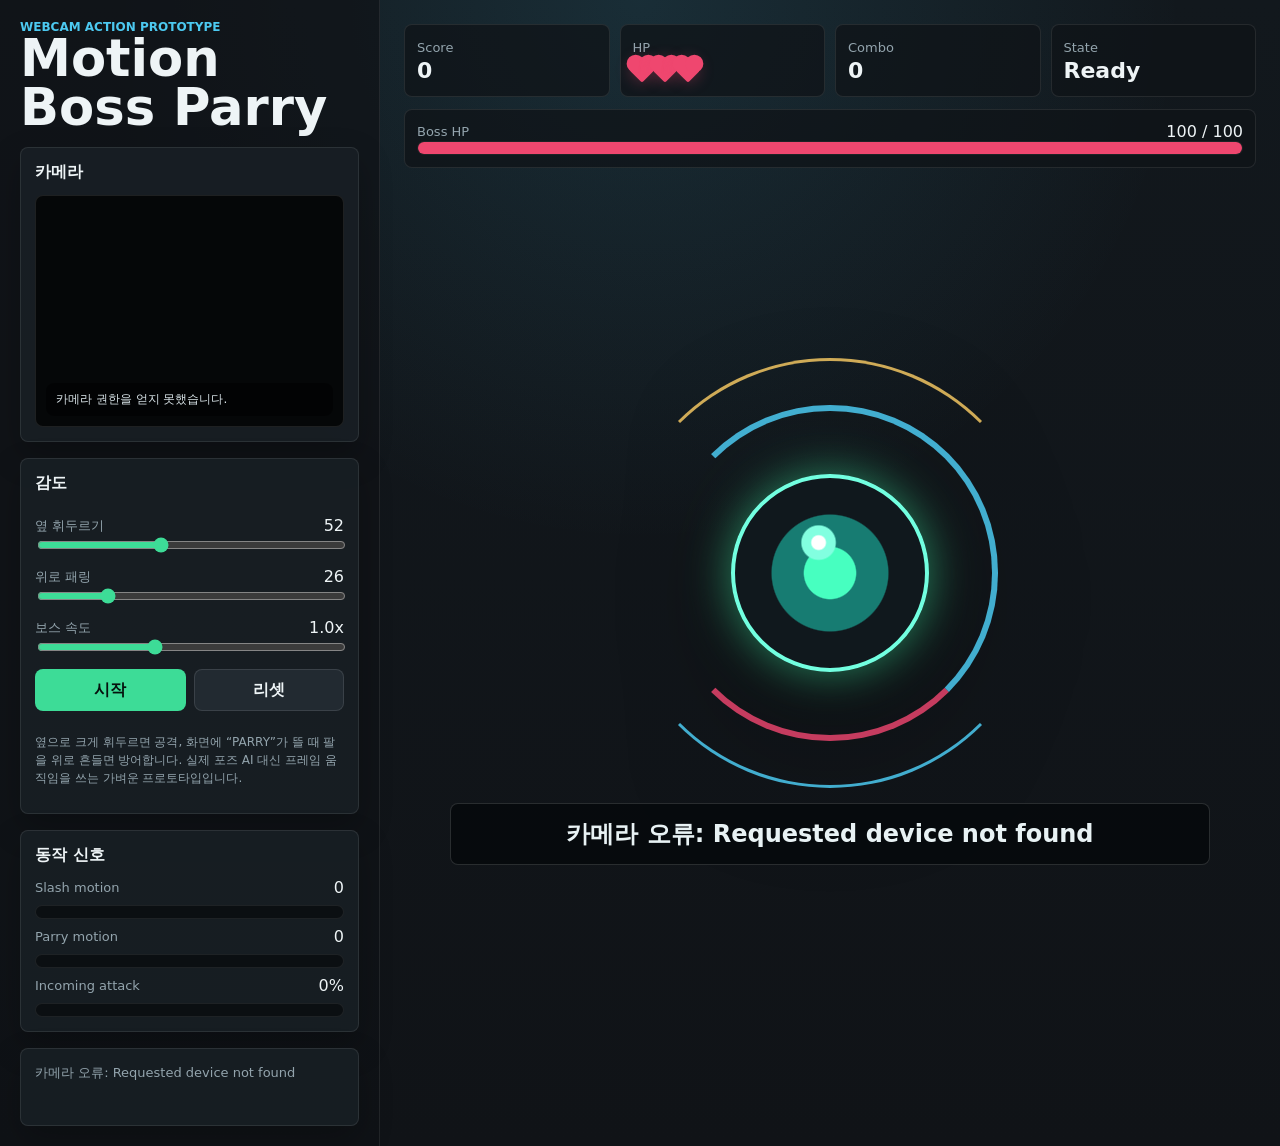
<file: games/boss/index.html>
<!doctype html>
<html lang="ko">
<head>
  <meta charset="utf-8">
  <meta name="viewport" content="width=device-width, initial-scale=1">
  <title>보스 패링</title>
  <script src="../../hub-sdk.js"></script>
  <style>
    :root {
      color-scheme: dark;
      --bg: #101317;
      --panel: #191f25;
      --panel-2: #222a31;
      --line: #34404a;
      --text: #eef4f6;
      --muted: #93a4ad;
      --accent: #3ddc97;
      --warn: #ffd166;
      --danger: #ef476f;
      --blue: #4cc9f0;
    }

    * {
      box-sizing: border-box;
    }

    body {
      margin: 0;
      min-height: 100vh;
      background:
        radial-gradient(circle at 50% 0%, rgba(76, 201, 240, 0.12), transparent 34rem),
        linear-gradient(180deg, #12181d, var(--bg));
      color: var(--text);
      font-family: Inter, Pretendard, "Segoe UI", system-ui, sans-serif;
      letter-spacing: 0;
    }

    button,
    input {
      font: inherit;
    }

    .app {
      display: grid;
      grid-template-columns: minmax(280px, 380px) minmax(420px, 1fr);
      min-height: 100vh;
    }

    .side {
      display: flex;
      flex-direction: column;
      gap: 16px;
      padding: 20px;
      background: rgba(16, 19, 23, 0.72);
      border-right: 1px solid rgba(255, 255, 255, 0.08);
    }

    .stage {
      position: relative;
      overflow: hidden;
      min-height: 100vh;
      padding: 24px;
    }

    .stage.parry-ready {
      box-shadow: inset 0 0 0 8px rgba(76, 201, 240, 0.8);
    }

    h1 {
      margin: 0;
      font-size: clamp(30px, 4vw, 58px);
      line-height: 0.95;
      max-width: 12ch;
    }

    h2 {
      margin: 0 0 12px;
      font-size: 16px;
    }

    .eyebrow {
      color: var(--blue);
      font-size: 12px;
      font-weight: 800;
      text-transform: uppercase;
    }

    .card {
      padding: 14px;
      border: 1px solid rgba(255, 255, 255, 0.09);
      border-radius: 8px;
      background: rgba(25, 31, 37, 0.88);
      box-shadow: 0 14px 34px rgba(0, 0, 0, 0.22);
    }

    .controls {
      display: grid;
      gap: 10px;
    }

    .row {
      display: grid;
      grid-template-columns: 1fr auto;
      align-items: center;
      gap: 12px;
    }

    .label {
      color: var(--muted);
      font-size: 13px;
    }

    .value {
      min-width: 4.5rem;
      color: var(--text);
      font-variant-numeric: tabular-nums;
      text-align: right;
    }

    input[type="range"] {
      width: 100%;
      accent-color: var(--accent);
    }

    .btns {
      display: grid;
      grid-template-columns: 1fr 1fr;
      gap: 8px;
    }

    .btn {
      min-height: 42px;
      border: 1px solid rgba(255, 255, 255, 0.11);
      border-radius: 8px;
      background: var(--panel-2);
      color: var(--text);
      cursor: pointer;
      font-weight: 800;
    }

    .btn.primary {
      background: var(--accent);
      color: #06120d;
      border-color: transparent;
    }

    .btn:disabled {
      cursor: not-allowed;
      opacity: 0.55;
    }

    .camera-wrap {
      position: relative;
      aspect-ratio: 4 / 3;
      overflow: hidden;
      border-radius: 8px;
      background: #050708;
      border: 1px solid rgba(255, 255, 255, 0.1);
    }

    video,
    #motionCanvas {
      position: absolute;
      inset: 0;
      width: 100%;
      height: 100%;
      object-fit: cover;
      transform: scaleX(-1);
    }

    #motionCanvas {
      opacity: 0.72;
    }

    .camera-hint {
      position: absolute;
      left: 10px;
      right: 10px;
      bottom: 10px;
      padding: 8px 10px;
      border-radius: 8px;
      background: rgba(0, 0, 0, 0.52);
      color: #d8e3e7;
      font-size: 12px;
    }

    .meter {
      display: grid;
      gap: 8px;
    }

    .bar {
      position: relative;
      height: 14px;
      overflow: hidden;
      border-radius: 999px;
      background: #0b0f12;
      border: 1px solid rgba(255, 255, 255, 0.08);
    }

    .fill {
      width: 0%;
      height: 100%;
      background: var(--accent);
      transition: width 90ms linear;
    }

    .fill.parry {
      background: var(--blue);
    }

    .fill.danger {
      background: var(--danger);
    }

    .arena {
      position: absolute;
      inset: 0;
      display: grid;
      place-items: center;
      pointer-events: none;
    }

    .boss {
      position: relative;
      width: min(44vw, 430px);
      aspect-ratio: 1;
      display: grid;
      place-items: center;
      filter: drop-shadow(0 26px 52px rgba(0, 0, 0, 0.42));
    }

    .boss-core {
      position: absolute;
      width: 46%;
      aspect-ratio: 1;
      border-radius: 50%;
      background:
        radial-gradient(circle at 44% 34%, #fff 0 4%, #82ffe0 5% 10%, transparent 11%),
        radial-gradient(circle at center, #47ffc0 0 19%, #177c72 20% 43%, #10181d 44% 100%);
      border: 4px solid #72ffe0;
      box-shadow: 0 0 46px rgba(61, 220, 151, 0.58);
      animation: float 2.8s ease-in-out infinite;
    }

    .boss-ring {
      position: absolute;
      width: 78%;
      aspect-ratio: 1;
      border: 6px solid rgba(76, 201, 240, 0.85);
      border-left-color: transparent;
      border-bottom-color: rgba(239, 71, 111, 0.82);
      border-radius: 50%;
      animation: spin 5s linear infinite;
    }

    .boss-ring.outer {
      width: 100%;
      border-width: 3px;
      border-color: rgba(255, 209, 102, 0.8) transparent rgba(76, 201, 240, 0.85);
      animation-duration: 8s;
      animation-direction: reverse;
    }

    .boss.attacking .boss-core {
      border-color: var(--danger);
      box-shadow: 0 0 68px rgba(239, 71, 111, 0.9);
    }

    .boss.parry-ready .boss-core {
      border-color: #eaffff;
      box-shadow: 0 0 86px rgba(76, 201, 240, 0.95);
      animation: float 2.8s ease-in-out infinite, parryPulse 560ms ease-in-out infinite;
    }

    .boss.parry-ready .boss-ring {
      border-color: #eaffff var(--blue) #eaffff var(--blue);
      animation-duration: 900ms;
    }

    .slash {
      position: absolute;
      width: 58vw;
      max-width: 720px;
      height: 8px;
      border-radius: 999px;
      background: linear-gradient(90deg, transparent, #fff, var(--accent), transparent);
      opacity: 0;
      transform: rotate(-9deg) scaleX(0.5);
    }

    .slash.show {
      animation: slash 260ms ease-out;
    }

    .shield {
      position: absolute;
      width: min(46vw, 450px);
      aspect-ratio: 1;
      border: 6px solid rgba(76, 201, 240, 0.88);
      border-radius: 50%;
      opacity: 0;
      transform: scale(0.75);
      box-shadow: inset 0 0 42px rgba(76, 201, 240, 0.32), 0 0 46px rgba(76, 201, 240, 0.35);
    }

    .shield.show {
      animation: shield 380ms ease-out;
    }

    .parry-beacon {
      position: absolute;
      width: min(58vw, 560px);
      aspect-ratio: 1;
      border-radius: 50%;
      opacity: 0;
      transform: scale(0.68);
      border: 5px solid rgba(76, 201, 240, 0.88);
      box-shadow: 0 0 70px rgba(76, 201, 240, 0.46), inset 0 0 42px rgba(76, 201, 240, 0.22);
    }

    .stage.parry-ready .parry-beacon {
      opacity: 1;
      animation: beacon 620ms ease-in-out infinite;
    }

    .hud {
      position: relative;
      z-index: 2;
      display: grid;
      grid-template-columns: repeat(4, minmax(0, 1fr));
      gap: 10px;
      max-width: 920px;
    }

    .stat {
      padding: 12px;
      border-radius: 8px;
      background: rgba(16, 19, 23, 0.74);
      border: 1px solid rgba(255, 255, 255, 0.09);
    }

    .stat b {
      display: block;
      margin-top: 2px;
      font-size: 22px;
      font-variant-numeric: tabular-nums;
    }

    .boss-health {
      position: relative;
      z-index: 2;
      max-width: 920px;
      margin-top: 12px;
      padding: 12px;
      border-radius: 8px;
      background: rgba(16, 19, 23, 0.74);
      border: 1px solid rgba(255, 255, 255, 0.09);
    }

    .signal {
      position: absolute;
      z-index: 5;
      left: 50%;
      top: 15%;
      width: min(72vw, 720px);
      translate: -50% 0;
      padding: 16px 20px;
      border-radius: 8px;
      border: 1px solid rgba(255, 255, 255, 0.12);
      background: rgba(8, 11, 13, 0.82);
      text-align: center;
      font-size: clamp(24px, 5vw, 64px);
      font-weight: 900;
      opacity: 0;
      transform: translateY(-10px);
      transition: opacity 160ms ease, transform 160ms ease;
    }

    .signal.on {
      opacity: 1;
      transform: translateY(0);
    }

    .signal.parry {
      color: #061215;
      background: #86f7ff;
      border-color: #eaffff;
      box-shadow: 0 0 54px rgba(76, 201, 240, 0.72);
      animation: parrySignal 520ms ease-in-out infinite;
    }

    .signal.danger {
      color: var(--danger);
      box-shadow: 0 0 40px rgba(239, 71, 111, 0.28);
    }

    .log {
      min-height: 78px;
      color: var(--muted);
      line-height: 1.5;
      font-size: 13px;
    }

    .stage-message {
      position: absolute;
      z-index: 4;
      left: 50%;
      top: calc(50% + min(24vw, 230px));
      width: min(78vw, 760px);
      translate: -50% 0;
      padding: 14px 18px;
      border-radius: 8px;
      background: rgba(6, 9, 11, 0.82);
      border: 1px solid rgba(255, 255, 255, 0.14);
      color: #e8f2f4;
      text-align: center;
      font-size: clamp(16px, 2.2vw, 24px);
      font-weight: 800;
      line-height: 1.35;
      pointer-events: none;
    }

    .hearts {
      display: flex;
      gap: 5px;
      min-height: 28px;
      align-items: center;
    }

    .heart {
      position: relative;
      width: 18px;
      height: 18px;
      transform: rotate(45deg);
      background: var(--danger);
      border-radius: 4px 4px 2px 2px;
      box-shadow: 0 0 16px rgba(239, 71, 111, 0.42);
    }

    .heart::before,
    .heart::after {
      content: "";
      position: absolute;
      width: 18px;
      height: 18px;
      border-radius: 50%;
      background: inherit;
    }

    .heart::before {
      left: -9px;
    }

    .heart::after {
      top: -9px;
    }

    .heart.empty {
      background: #39434b;
      box-shadow: none;
    }

    .small {
      color: var(--muted);
      font-size: 12px;
      line-height: 1.5;
    }

    @keyframes spin {
      to {
        rotate: 360deg;
      }
    }

    @keyframes float {
      50% {
        translate: 0 -12px;
      }
    }

    @keyframes slash {
      0% {
        opacity: 0;
        transform: rotate(-9deg) scaleX(0.25);
      }
      38% {
        opacity: 1;
      }
      100% {
        opacity: 0;
        transform: rotate(-9deg) scaleX(1.05);
      }
    }

    @keyframes shield {
      0% {
        opacity: 0;
        transform: scale(0.7);
      }
      35% {
        opacity: 1;
      }
      100% {
        opacity: 0;
        transform: scale(1.1);
      }
    }

    @keyframes parryPulse {
      50% {
        transform: scale(1.08);
      }
    }

    @keyframes beacon {
      50% {
        opacity: 0.36;
        transform: scale(1.08);
      }
    }

    @keyframes parrySignal {
      50% {
        transform: translateY(0) scale(1.04);
      }
    }

    @media (max-width: 860px) {
      .app {
        grid-template-columns: 1fr;
      }

      .side {
        border-right: 0;
        border-bottom: 1px solid rgba(255, 255, 255, 0.08);
      }

      .stage {
        min-height: 66vh;
      }

      .hud {
        grid-template-columns: repeat(2, minmax(0, 1fr));
      }

      .boss {
        width: min(72vw, 390px);
      }

      .stage-message {
        top: calc(50% + min(38vw, 210px));
      }
    }
  </style>
</head>
<body>
  <main class="app">
    <aside class="side">
      <div>
        <div class="eyebrow">Webcam Action Prototype</div>
        <h1>Motion Boss Parry</h1>
      </div>

      <section class="card">
        <h2>카메라</h2>
        <div class="camera-wrap">
          <video id="video" playsinline muted></video>
          <canvas id="motionCanvas"></canvas>
          <div class="camera-hint" id="cameraHint">시작을 누르면 웹캠 권한을 요청합니다.</div>
        </div>
      </section>

      <section class="card controls">
        <h2>감도</h2>
        <div>
          <div class="row">
            <span class="label">옆 휘두르기</span>
            <span class="value" id="slashSenseValue">34</span>
          </div>
          <input id="slashSense" type="range" min="24" max="95" value="52">
        </div>
        <div>
          <div class="row">
            <span class="label">위로 패링</span>
            <span class="value" id="parrySenseValue">26</span>
          </div>
          <input id="parrySense" type="range" min="14" max="70" value="26">
        </div>
        <div>
          <div class="row">
            <span class="label">보스 속도</span>
            <span class="value" id="speedValue">1.0x</span>
          </div>
          <input id="speed" type="range" min="70" max="150" value="100">
        </div>
        <div class="btns">
          <button class="btn primary" id="startBtn">시작</button>
          <button class="btn" id="resetBtn">리셋</button>
        </div>
        <p class="small">옆으로 크게 휘두르면 공격, 화면에 “PARRY”가 뜰 때 팔을 위로 흔들면 방어합니다. 실제 포즈 AI 대신 프레임 움직임을 쓰는 가벼운 프로토타입입니다.</p>
      </section>

      <section class="card">
        <h2>동작 신호</h2>
        <div class="meter">
          <div class="row"><span class="label">Slash motion</span><span class="value" id="slashValue">0</span></div>
          <div class="bar"><div class="fill" id="slashFill"></div></div>
          <div class="row"><span class="label">Parry motion</span><span class="value" id="parryValue">0</span></div>
          <div class="bar"><div class="fill parry" id="parryFill"></div></div>
          <div class="row"><span class="label">Incoming attack</span><span class="value" id="attackValue">0%</span></div>
          <div class="bar"><div class="fill danger" id="attackFill"></div></div>
        </div>
      </section>

      <section class="card log" id="log">대기 중입니다. 카메라 앞에서 상반신과 양팔이 보이게 서 주세요.</section>
    </aside>

    <section class="stage" id="stage">
      <div class="hud">
        <div class="stat"><span class="label">Score</span><b id="score">0</b></div>
        <div class="stat"><span class="label">HP</span><div class="hearts" id="playerHp"></div></div>
        <div class="stat"><span class="label">Combo</span><b id="combo">0</b></div>
        <div class="stat"><span class="label">State</span><b id="state">Ready</b></div>
      </div>

      <div class="boss-health">
        <div class="row"><span class="label">Boss HP</span><span class="value" id="bossHpText">100 / 100</span></div>
        <div class="bar"><div class="fill danger" id="bossHpFill" style="width: 100%"></div></div>
      </div>

      <div class="signal" id="signal">PARRY</div>
      <div class="arena">
        <div class="slash" id="slashFx"></div>
        <div class="shield" id="shieldFx"></div>
        <div class="parry-beacon" id="parryBeacon"></div>
        <div class="boss" id="boss">
          <div class="boss-ring outer"></div>
          <div class="boss-ring"></div>
          <div class="boss-core"></div>
        </div>
      </div>
      <div class="stage-message" id="stageMessage">시작을 누르고 카메라 앞에서 준비하세요.</div>
    </section>
  </main>

  <script>
    const video = document.getElementById("video");
    const motionCanvas = document.getElementById("motionCanvas");
    const ctx = motionCanvas.getContext("2d", { willReadFrequently: true });
    const startBtn = document.getElementById("startBtn");
    const resetBtn = document.getElementById("resetBtn");
    const cameraHint = document.getElementById("cameraHint");
    const logBox = document.getElementById("log");
    const slashSense = document.getElementById("slashSense");
    const parrySense = document.getElementById("parrySense");
    const speed = document.getElementById("speed");

    const ui = {
      slashSenseValue: document.getElementById("slashSenseValue"),
      parrySenseValue: document.getElementById("parrySenseValue"),
      speedValue: document.getElementById("speedValue"),
      slashValue: document.getElementById("slashValue"),
      parryValue: document.getElementById("parryValue"),
      attackValue: document.getElementById("attackValue"),
      slashFill: document.getElementById("slashFill"),
      parryFill: document.getElementById("parryFill"),
      attackFill: document.getElementById("attackFill"),
      score: document.getElementById("score"),
      playerHp: document.getElementById("playerHp"),
      combo: document.getElementById("combo"),
      state: document.getElementById("state"),
      bossHpText: document.getElementById("bossHpText"),
      bossHpFill: document.getElementById("bossHpFill"),
      stage: document.getElementById("stage"),
      stageMessage: document.getElementById("stageMessage"),
      signal: document.getElementById("signal"),
      boss: document.getElementById("boss"),
      slashFx: document.getElementById("slashFx"),
      shieldFx: document.getElementById("shieldFx")
    };

    const detector = {
      width: 160,
      height: 120,
      previous: null,
      history: [],
      slashScore: 0,
      parryScore: 0,
      lastSlashAt: 0,
      lastParryAt: 0,
      slashStreak: 0,
      parryStreak: 0,
      slashArmed: true,
      parryArmed: true
    };

    const game = {
      running: false,
      score: 0,
      combo: 0,
      hp: 3,
      maxHp: 3,
      bossHp: 100,
      maxBossHp: 100,
      attackStartedAt: 0,
      attackDuration: 2600,
      nextAttackAt: 0,
      parryWindowStart: 0,
      parryWindowEnd: 0,
      attackResolved: false,
      finished: false
    };

    function clamp(value, min, max) {
      return Math.max(min, Math.min(max, value));
    }

    function now() {
      return performance.now();
    }

    function setLog(text) {
      logBox.textContent = text;
      ui.stageMessage.textContent = text;
    }

    function updateRangeLabels() {
      ui.slashSenseValue.textContent = slashSense.value;
      ui.parrySenseValue.textContent = parrySense.value;
      ui.speedValue.textContent = `${(Number(speed.value) / 100).toFixed(1)}x`;
    }

    function resetGame() {
      Object.assign(game, {
        running: false,
        score: 0,
        combo: 0,
        hp: 3,
        maxHp: 3,
        bossHp: 100,
        attackStartedAt: 0,
        nextAttackAt: now() + 1800,
        parryWindowStart: 0,
        parryWindowEnd: 0,
        attackResolved: false,
        finished: false
      });
      detector.lastSlashAt = 0;
      detector.lastParryAt = 0;
      detector.slashStreak = 0;
      detector.parryStreak = 0;
      detector.slashArmed = true;
      detector.parryArmed = true;
      ui.signal.className = "signal";
      ui.stage.classList.remove("parry-ready");
      ui.boss.classList.remove("attacking", "parry-ready");
      startBtn.textContent = "시작";
      renderHud();
      setLog("리셋되었습니다. 시작을 누르고 보스의 공격 신호를 기다리세요.");
    }

    function renderHud() {
      ui.score.textContent = game.score;
      ui.playerHp.innerHTML = "";
      for (let i = 0; i < game.maxHp; i += 1) {
        const heart = document.createElement("span");
        heart.className = `heart${i >= game.hp ? " empty" : ""}`;
        ui.playerHp.appendChild(heart);
      }
      ui.combo.textContent = game.combo;
      ui.state.textContent = game.finished ? (game.bossHp <= 0 ? "Clear" : "Down") : (game.running ? "Fight" : "Ready");
      ui.bossHpText.textContent = `${Math.max(0, game.bossHp)} / ${game.maxBossHp}`;
      ui.bossHpFill.style.width = `${clamp(game.bossHp / game.maxBossHp, 0, 1) * 100}%`;
    }

    function flash(element, className) {
      element.classList.remove(className);
      void element.offsetWidth;
      element.classList.add(className);
    }

    function doSlash() {
      if (!game.running || game.finished) return;
      if (now() - detector.lastSlashAt < 520) return;
      detector.lastSlashAt = now();
      const damage = game.attackStartedAt ? 4 : 7;
      game.bossHp = Math.max(0, game.bossHp - damage);
      game.combo += 1;
      game.score += 100 + game.combo * 8;
      flash(ui.slashFx, "show");
      setLog(`공격 성공: 보스에게 ${damage} 데미지. 패링 대기 중에는 공격력이 조금 줄어듭니다.`);
      if (game.bossHp <= 0) {
        game.finished = true;
        game.running = false;
        game.attackStartedAt = 0;
        ui.signal.className = "signal";
        ui.stage.classList.remove("parry-ready");
        ui.boss.classList.remove("attacking", "parry-ready");
        setLog("클리어! 보스를 쓰러뜨렸습니다.");
      }
      renderHud();
    }

    function doParry() {
      if (!game.running || game.finished) return;
      if (now() - detector.lastParryAt < 620) return;
      detector.lastParryAt = now();

      const t = now();
      if (t >= game.parryWindowStart && t <= game.parryWindowEnd && !game.attackResolved) {
        game.attackResolved = true;
        game.attackStartedAt = 0;
        game.nextAttackAt = t + 1600 + Math.random() * 1200;
        game.combo += 2;
        game.score += 260 + game.combo * 12;
        ui.signal.className = "signal";
        ui.stage.classList.remove("parry-ready");
        ui.boss.classList.remove("attacking", "parry-ready");
        flash(ui.shieldFx, "show");
        setLog("패링 성공! 보스 공격을 막고 반격 기회를 만들었습니다.");
      } else {
        game.combo = 0;
        setLog("패링 타이밍이 아닙니다. PARRY 신호가 뜬 순간 위로 흔드세요.");
      }
      renderHud();
    }

    function startAttack(t) {
      const speedRatio = Number(speed.value) / 100;
      game.attackDuration = Math.round(2600 / speedRatio);
      game.attackStartedAt = t;
      game.parryWindowStart = t + game.attackDuration * 0.54;
      game.parryWindowEnd = t + game.attackDuration * 0.82;
      game.attackResolved = false;
      ui.boss.classList.add("attacking");
      ui.stage.classList.remove("parry-ready");
      ui.boss.classList.remove("parry-ready");
      ui.signal.textContent = "WATCH";
      ui.signal.className = "signal danger on";
      setLog("보스가 공격을 준비합니다. 곧 PARRY 신호가 뜹니다.");
    }

    function resolveAttack(t) {
      if (!game.attackStartedAt || game.attackResolved) return;
      if (t < game.attackStartedAt + game.attackDuration) return;
      game.attackResolved = true;
      game.attackStartedAt = 0;
      game.nextAttackAt = t + 1900 + Math.random() * 1300;
      game.hp -= 1;
      game.combo = 0;
      ui.signal.className = "signal";
      ui.stage.classList.remove("parry-ready");
      ui.boss.classList.remove("attacking", "parry-ready");
      setLog("피격! 패링 타이밍을 놓쳤습니다.");
      if (game.hp <= 0) {
        game.finished = true;
        game.running = false;
        setLog("게임 오버. 리셋 후 다시 도전하세요.");
      }
      renderHud();
    }

    function updateAttack(t) {
      if (!game.running || game.finished) return;
      if (!game.attackStartedAt && t >= game.nextAttackAt) startAttack(t);

      if (game.attackStartedAt) {
        const progress = clamp((t - game.attackStartedAt) / game.attackDuration, 0, 1);
        ui.attackValue.textContent = `${Math.round(progress * 100)}%`;
        ui.attackFill.style.width = `${progress * 100}%`;

        if (t >= game.parryWindowStart && t <= game.parryWindowEnd) {
          ui.signal.textContent = "PARRY";
          ui.signal.className = "signal parry on";
          ui.stage.classList.add("parry-ready");
          ui.boss.classList.add("parry-ready");
        } else if (t < game.parryWindowStart) {
          ui.signal.textContent = "WATCH";
          ui.signal.className = "signal danger on";
          ui.stage.classList.remove("parry-ready");
          ui.boss.classList.remove("parry-ready");
        } else {
          ui.signal.textContent = "IMPACT";
          ui.signal.className = "signal danger on";
          ui.stage.classList.remove("parry-ready");
          ui.boss.classList.remove("parry-ready");
        }
        resolveAttack(t);
      } else {
        ui.attackValue.textContent = "0%";
        ui.attackFill.style.width = "0%";
      }
    }

    function sampleMotion() {
      if (video.readyState < 2) return;
      const w = detector.width;
      const h = detector.height;
      if (motionCanvas.width !== w || motionCanvas.height !== h) {
        motionCanvas.width = w;
        motionCanvas.height = h;
      }

      ctx.save();
      ctx.scale(-1, 1);
      ctx.drawImage(video, -w, 0, w, h);
      ctx.restore();

      const frame = ctx.getImageData(0, 0, w, h);
      const data = frame.data;
      if (!detector.previous) {
        detector.previous = new Uint8ClampedArray(data);
        return;
      }

      let count = 0;
      let sumX = 0;
      let sumY = 0;
      let upperCount = 0;
      let sideCount = 0;
      let leftCount = 0;
      let rightCount = 0;
      let minX = w;
      let maxX = 0;
      let minY = h;
      let maxY = 0;
      const overlay = ctx.createImageData(w, h);

      for (let y = 10; y < h - 6; y += 2) {
        for (let x = 6; x < w - 6; x += 2) {
          const i = (y * w + x) * 4;
          const dr = Math.abs(data[i] - detector.previous[i]);
          const dg = Math.abs(data[i + 1] - detector.previous[i + 1]);
          const db = Math.abs(data[i + 2] - detector.previous[i + 2]);
          const diff = (dr + dg + db) / 3;
          if (diff > 28) {
            count += 1;
            sumX += x;
            sumY += y;
            if (y < h * 0.48) upperCount += 1;
            if (x < w * 0.36 || x > w * 0.64) sideCount += 1;
            if (x < w * 0.42) leftCount += 1;
            if (x > w * 0.58) rightCount += 1;
            minX = Math.min(minX, x);
            maxX = Math.max(maxX, x);
            minY = Math.min(minY, y);
            maxY = Math.max(maxY, y);
            overlay.data[i] = 76;
            overlay.data[i + 1] = 201;
            overlay.data[i + 2] = 240;
            overlay.data[i + 3] = 175;
          }
        }
      }

      ctx.putImageData(overlay, 0, 0);
      detector.previous.set(data);

      if (count < 4) {
        detector.slashScore *= 0.82;
        detector.parryScore *= 0.82;
        detector.slashStreak = 0;
        detector.parryStreak = 0;
        detector.slashArmed = detector.slashScore < Number(slashSense.value) * 0.45;
        detector.parryArmed = detector.parryScore < Number(parrySense.value) * 0.45;
        return;
      }

      const center = { x: sumX / count, y: sumY / count, count, upperCount, sideCount, leftCount, rightCount, minX, maxX, minY, maxY };
      const last = detector.history[detector.history.length - 1] || center;
      detector.history.push(center);
      if (detector.history.length > 8) detector.history.shift();

      const dx = center.x - last.x;
      const dy = center.y - last.y;
      const motionAmount = Math.sqrt(dx * dx + dy * dy) * Math.min(count / 120, 1.8);
      const sideRatio = sideCount / count;
      const upperRatio = upperCount / count;
      const leftRatio = leftCount / count;
      const rightRatio = rightCount / count;
      const horizontalSpan = maxX - minX;
      const verticalSpan = maxY - minY;
      const recent = detector.history.slice(-5);
      const travelX = recent.length > 1
        ? Math.max(...recent.map((point) => point.x)) - Math.min(...recent.map((point) => point.x))
        : 0;
      const travelY = recent.length > 1
        ? Math.max(...recent.map((point) => point.y)) - Math.min(...recent.map((point) => point.y))
        : 0;

      const horizontalDominance = Math.abs(dx) > Math.abs(dy) * 1.55 && travelX > travelY * 1.35;
      const sideWeighted = sideRatio > 0.42 || leftRatio > 0.38 || rightRatio > 0.38;
      const wideEnough = horizontalSpan > w * 0.24 && horizontalSpan > verticalSpan * 0.72;
      const fastEnough = Math.abs(dx) > 2.4 || travelX > 8.5;
      const slashGesture = horizontalDominance && sideWeighted && wideEnough && fastEnough && count > 18;
      const lateral = slashGesture
        ? Math.abs(dx) * 5.4 + travelX * 2.1 + sideRatio * 18 + motionAmount * 0.45
        : Math.abs(dx) * 1.2 + sideRatio * 7;
      const upward = Math.max(0, -dy) * 5.4 + upperRatio * 18 + motionAmount * 0.3;
      detector.slashScore = detector.slashScore * 0.64 + lateral * 0.36;
      detector.parryScore = detector.parryScore * 0.58 + upward * 0.42;

      const slashThreshold = Number(slashSense.value);
      const parryThreshold = Number(parrySense.value);
      detector.slashStreak = slashGesture && detector.slashScore > slashThreshold ? detector.slashStreak + 1 : 0;
      detector.parryStreak = detector.parryScore > parryThreshold ? detector.parryStreak + 1 : 0;

      if (!detector.slashArmed && detector.slashScore < slashThreshold * 0.42) detector.slashArmed = true;
      if (!detector.parryArmed && detector.parryScore < parryThreshold * 0.42) detector.parryArmed = true;

      if (detector.slashArmed && detector.slashStreak >= 2) {
        detector.slashArmed = false;
        detector.slashStreak = 0;
        doSlash();
      }
      if (detector.parryArmed && detector.parryStreak >= 1) {
        detector.parryArmed = false;
        detector.parryStreak = 0;
        doParry();
      }
    }

    function renderMotionMeters() {
      const slashThreshold = Number(slashSense.value);
      const parryThreshold = Number(parrySense.value);
      const slashPercent = clamp(detector.slashScore / slashThreshold, 0, 1.35);
      const parryPercent = clamp(detector.parryScore / parryThreshold, 0, 1.35);
      ui.slashValue.textContent = Math.round(detector.slashScore);
      ui.parryValue.textContent = Math.round(detector.parryScore);
      ui.slashFill.style.width = `${Math.min(slashPercent, 1) * 100}%`;
      ui.parryFill.style.width = `${Math.min(parryPercent, 1) * 100}%`;
    }

    function loop() {
      sampleMotion();
      updateAttack(now());
      renderMotionMeters();
      requestAnimationFrame(loop);
    }

    async function ensureCamera() {
      if (video.srcObject) return true;
      try {
        const stream = await navigator.mediaDevices.getUserMedia({
          video: {
            width: { ideal: 960 },
            height: { ideal: 720 },
            facingMode: "user"
          },
          audio: false
        });
        video.srcObject = stream;
        await video.play();
        cameraHint.textContent = "감지 중: 양팔이 화면에 보이게 서 주세요.";
        return true;
      } catch (error) {
        cameraHint.textContent = "카메라 권한을 얻지 못했습니다.";
        setLog(`카메라 오류: ${error.message}`);
        return false;
      }
    }

    async function startGame() {
      if (game.finished || game.hp <= 0 || game.bossHp <= 0) resetGame();
      const ok = await ensureCamera();
      if (!ok) return;
      game.running = true;
      game.finished = false;
      game.nextAttackAt = now() + 1600;
      startBtn.textContent = "전투 중";
      setLog("전투 시작. 팔을 옆으로 휘둘러 보스를 공격하세요.");
      renderHud();
    }

    [slashSense, parrySense, speed].forEach((input) => {
      input.addEventListener("input", updateRangeLabels);
    });
    startBtn.addEventListener("click", startGame);
    resetBtn.addEventListener("click", resetGame);
    window.addEventListener("keydown", (event) => {
      if (event.code === "Space") doSlash();
      if (event.code === "ArrowUp") doParry();
    });

    /* ---------- 게임 센터 연결 ----------
       폰은 리모컨 역할: A 전투 시작, 끝나면 폰에서 이름을 적어 기록 등록 */
    const SETUP_KEY = "bossparry_setup";
    function saveSetup() {
      try { localStorage.setItem(SETUP_KEY, JSON.stringify({ slash: slashSense.value, parry: parrySense.value, speed: speed.value })); } catch (e) {}
    }
    function restoreSetup() {
      let d = null;
      try { d = JSON.parse(localStorage.getItem(SETUP_KEY) || "null"); } catch (e) {}
      if (!d) return;
      if (d.slash) slashSense.value = d.slash;
      if (d.parry) parrySense.value = d.parry;
      if (d.speed) speed.value = d.speed;
    }
    [slashSense, parrySense, speed].forEach((input) => input.addEventListener("change", saveSetup));

    let recorded = false;
    Hub.on("button", (b) => {
      if (!b.down) return;
      if (b.key === "A" && !game.running) { recorded = false; startGame(); }
      else if (b.key === "B" && game.finished) { recorded = true; resetGame(); }
    });
    Hub.on("form", (d) => {
      if (!game.finished || recorded) return;
      Hub.submitScore({ name: (d.values.name || "").trim() || "익명", score: game.score, clear: game.bossHp <= 0 });
      recorded = true;
      setLog("기록을 등록했습니다. 폰에서 A를 누르면 다시 도전합니다.");
    });
    Hub.on("formSkip", () => { recorded = true; });
    Hub.on("activity", () => {});

    // 상태가 바뀔 때마다 폰 안내를 맞춰줌
    let padKey = "";
    setInterval(() => {
      if (game.running) Hub.activity();
      const key = `${game.running}|${game.finished}|${recorded}`;
      if (key === padKey) return;
      padKey = key;
      if (game.finished && !recorded) {
        Hub.setPad("form", {
          title: game.bossHp <= 0 ? "클리어! 기록을 남기시겠어요?" : "게임 오버. 기록을 남기시겠어요?",
          big: game.score.toLocaleString(),
          hint: game.bossHp <= 0 ? `남은 체력 ${game.hp}칸으로 보스를 쓰러뜨렸습니다.` : `보스 체력을 ${game.bossHp}까지 깎았습니다.`,
          fields: [{ id: "name", label: "학번 이름", maxlength: 10 }],
          submit: "기록 등록", skip: "등록 없이 넘어가기"
        });
      } else if (game.running) {
        Hub.setPad("camera", { title: "전투 중", hint: "팔을 옆으로 크게 휘두르면 공격, 화면에 PARRY가 뜨면 팔을 위로 흔들어 막으세요." });
      } else {
        Hub.setPad("camera", { title: "보스 패링", hint: game.finished
          ? "A를 누르면 다시 도전합니다."
          : "상반신과 양팔이 카메라에 보이게 서세요. A를 누르면 전투가 시작됩니다." });
      }
    }, 200);

    restoreSetup();
    updateRangeLabels();
    resetGame();
    loop();
    // 게임을 열자마자 카메라를 켜두고 준비 신호를 보냄
    ensureCamera().then((ok) => {
      if (ok) setLog("준비 완료. 폰에서 A를 누르면 전투가 시작됩니다.");
      Hub.ready();
    });
  </script>
</body>
</html>
</file>
